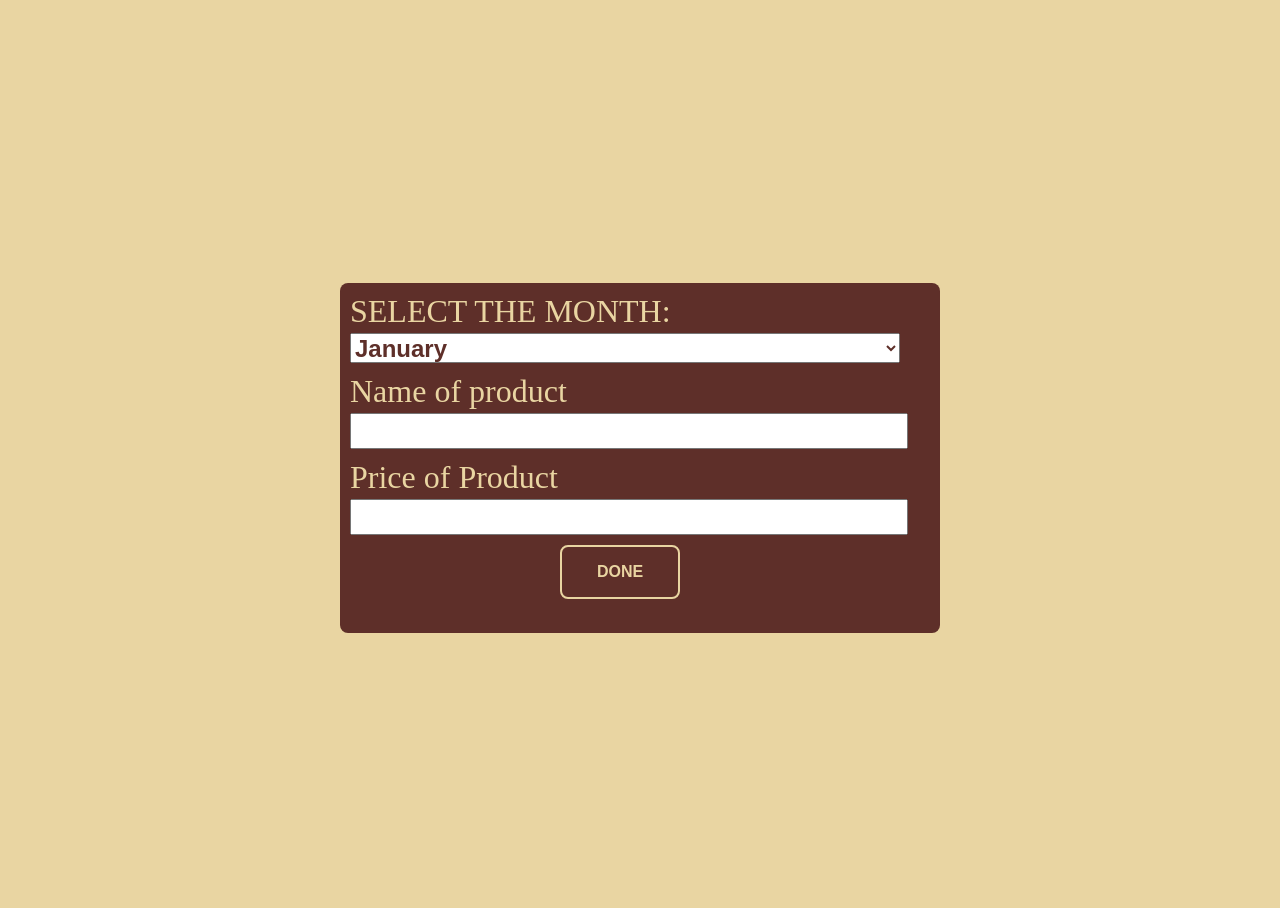
<file: alreadybrought.html>
<!DOCTYPE html>
<html lang="en">

<head>
    <meta charset="UTF-8">
    <meta name="viewport" , content="width=device-width,initial-scale=1">
    <title></title>
    <link rel="stylesheet" href="../css/alreadyboughtcss.css">
    <link rel="preconnect" href="https://fonts.googleapis.com">
<link rel="preconnect" href="https://fonts.gstatic.com" crossorigin>
<link href="https://fonts.googleapis.com/css2?family=BBH+Bartle&family=Baloo+Bhai+2:wght@400..800&family=Playfair+Display:ital,wght@0,400..900;1,400..900&family=Poppins:ital,wght@0,100;0,200;0,300;0,400;0,500;0,600;0,700;0,800;0,900;1,100;1,200;1,300;1,400;1,500;1,600;1,700;1,800;1,900&family=Tagesschrift&display=swap" rel="stylesheet">
</head>
<style>

</style>

<body>
    <div class="content">
        <div class="form" autocomplete="off">
            <label for="productmonth">SELECT THE MONTH: </label>
            <select type="text" name="" id="productmonth">
                <option value="January">January</option>
                <option value="February">February</option>
                <option value="March">March</option>
                <option value="April">April</option>
                <option value="May">May</option>
                <option value="June">June</option>
                <option value="July">July</option>
                <option value="August">August</option>
                <option value="September">September</option>
                <option value="October">October</option>
                <option value="November">November</option>
                <option value="December">December</option>
            </select>
            <label for="nameofproduct">Name of product</label>
            <input id="nameofproduct" autocomplete="off">
            <label for="priceofproduct">Price of Product</label>
            <input type="text" id="priceofproduct">

        </div>
        <button class="btn liquid" id="done">
            <span >DONE</span>
        </button>
    </div>

    <script src="../js/alreadybought.js"></script>
</body>

</html>
</file>
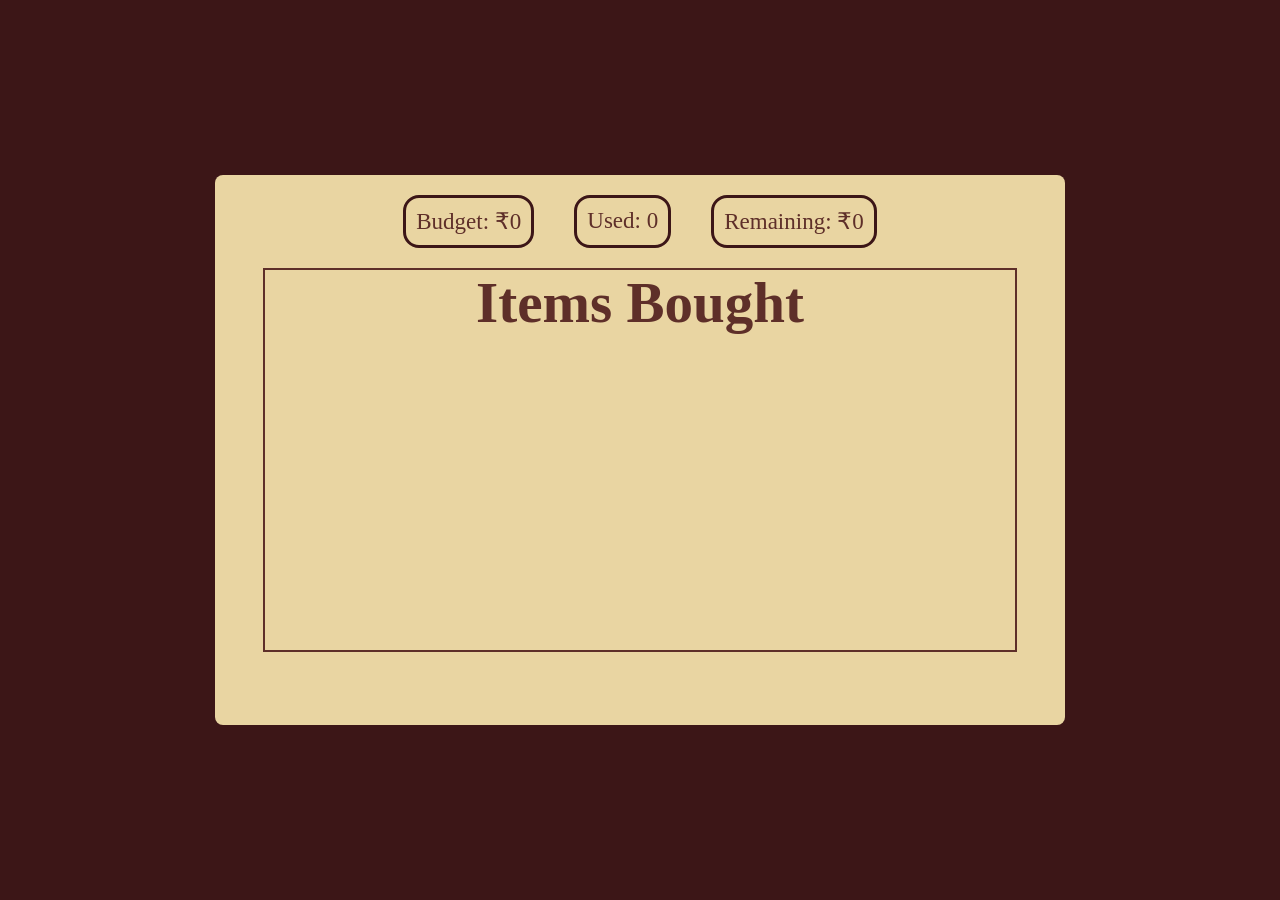
<file: month.html>
<!DOCTYPE html>
<html lang="en">
<head>
  <meta charset="UTF-8">
  <title>Month Details</title>
  <link rel="stylesheet" href="../css/monthcss.css">
</head>
<style>

</style>
<body>
    

    <div class="content">
  <h1 id="monthTitle"></h1>

  <div class="month-summary">
    <p class="month-summary-items" id="month-summmary-budget">Budget: ₹<span id="budget">0</span></p>
    <p class="month-summary-items">Used: <span id="used">0</span></p>
    <p class="month-summary-items">Remaining: <span id="remaining">0</span></p>
  </div>
  <div class="items">
  <div class="itemcard"><h2>Items Bought</h2>
  <ul id="boughtList"></ul>
  </div>
  
</div>
</div>
  <script type="module" src="../js/month.js"></script>
  <script src="../js/budget.js"></script>
</body>
</html>
</file>
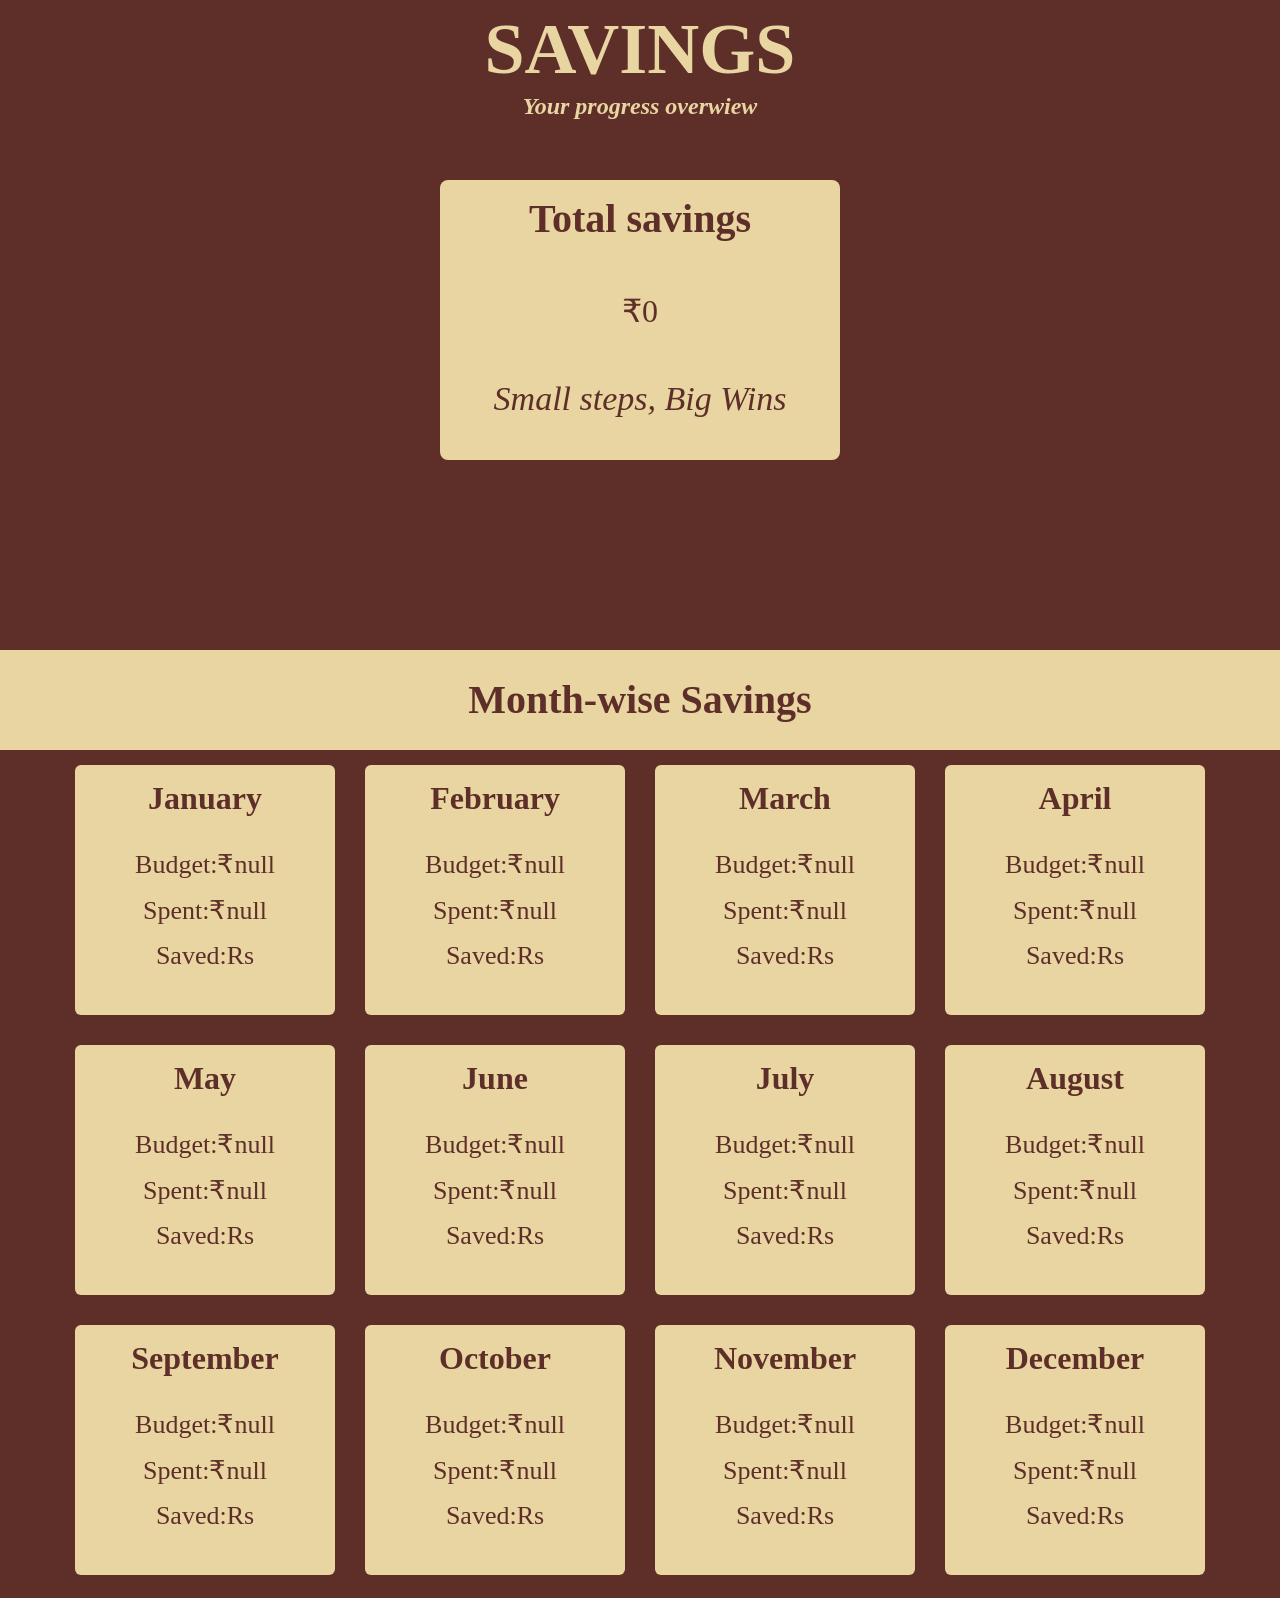
<file: savings.html>
<!DOCTYPE html>
<html lang="en">
    <head>
        <meta charset="UTF-8">
       <meta name="viewport", content="width=device-width,initial-scale=1">
       <title></title>  
       <link rel="stylesheet" href="../css/savingscss.css"> 
    </head>
    <style>

    </style>
    <body>
        <h1>SAVINGS</h1>
        <H2><i>Your progress overwiew</i></H2>
        <div class="content">
            <div class="total">
                <h1 id="totalheading">Total savings</h1>
                <div id="totalsaving">Rs </div>
                <div id="quote"><i>Small steps, Big Wins</i></div>
            </div>
            <div class="month-wise">
                <div class="monthwiseheading">
                    <div>Month-wise Savings</div>
                    
                </div>
                <div class="monthcards">
                <div class="monthcard">
                    <h3>January</h3>
                    <div class="monthbudget">Budget:Rs</div>
                    <div class="monthspent">Spent:Rs</div>
                    <div class="monthsaved">Saved:Rs</div>
                </div>
                <div class="monthcard">
                    <h3>February</h3>
                    <div class="monthbudget">Budget:Rs</div>
                    <div class="monthspent">Spent:Rs</div>
                    <div class="monthsaved">Saved:Rs</div>
                </div>
                <div class="monthcard">
                    <h3>March</h3>
                    <div class="monthbudget">Budget:Rs</div>
                    <div class="monthspent">Spent:Rs</div>
                    <div class="monthsaved">Saved:Rs</div>
                </div>
                <div class="monthcard">
                    <h3>April</h3>
                    <div class="monthbudget">Budget:Rs</div>
                    <div class="monthspent">Spent:Rs</div>
                    <div class="monthsaved">Saved:Rs</div>
                </div>
                <div class="monthcard">
                    <h3>May</h3>
                    <div class="monthbudget">Budget:Rs</div>
                    <div class="monthspent">Spent:Rs</div>
                    <div class="monthsaved">Saved:Rs</div>
                </div>
                <div class="monthcard">
                    <h3>June</h3>
                    <div class="monthbudget">Budget:Rs</div>
                    <div class="monthspent">Spent:Rs</div>
                    <div class="monthsaved">Saved:Rs</div>
                </div>
                <div class="monthcard">
                    <h3>July</h3>
                    <div class="monthbudget">Budget:Rs</div>
                    <div class="monthspent">Spent:Rs</div>
                    <div class="monthsaved">Saved:Rs</div>
                </div>
                <div class="monthcard">
                    <h3>August</h3>
                    <div class="monthbudget">Budget:Rs</div>
                    <div class="monthspent">Spent:Rs</div>
                    <div class="monthsaved">Saved:Rs</div>
                </div>
                <div class="monthcard">
                    <h3>September</h3>
                    <div class="monthbudget">Budget:Rs</div>
                    <div class="monthspent">Spent:Rs</div>
                    <div class="monthsaved">Saved:Rs</div>
                </div>
                <div class="monthcard">
                    <h3>October</h3>
                    <div class="monthbudget">Budget:Rs</div>
                    <div class="monthspent">Spent:Rs</div>
                    <div class="monthsaved">Saved:Rs</div>
                </div>
                <div class="monthcard">
                    <h3>November</h3>
                    <div class="monthbudget">Budget:Rs</div>
                    <div class="monthspent">Spent:Rs</div>
                    <div class="monthsaved">Saved:Rs</div>
                </div>
                <div class="monthcard">
                    <h3>December</h3>
                    <div class="monthbudget">Budget:Rs</div>
                    <div class="monthspent">Spent:Rs</div>
                    <div class="monthsaved">Saved:Rs</div>
                </div>

            </div>
            </div>
        </div>
        <script src="../js/savings.js"></script>
    </body>
</html>
</file>
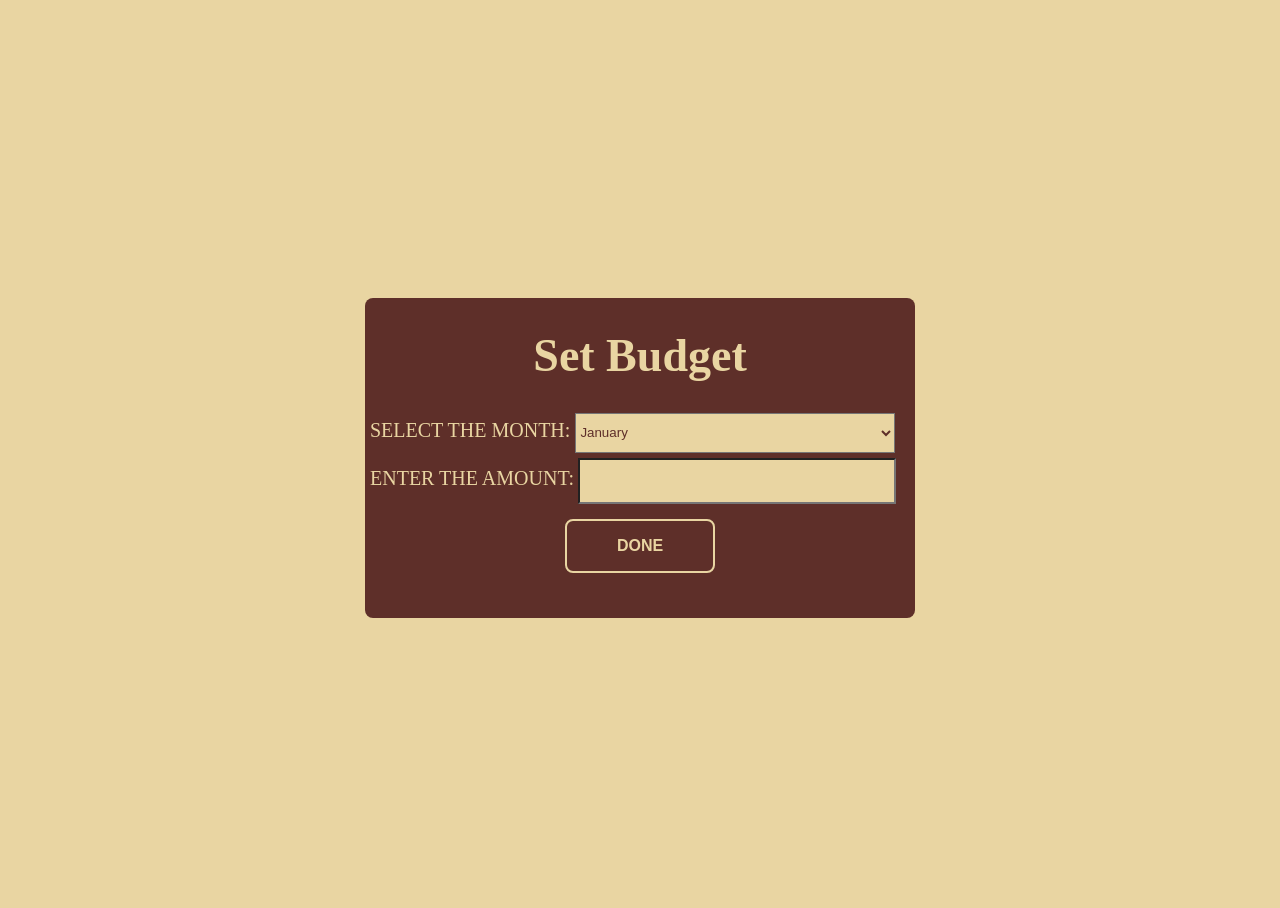
<file: setbudget.html>
<!DOCTYPE html>
<html lang="en">
    <head>
        <meta charset="UTF-8">
       <meta name="viewport", content="width=device-width,initial-scale=1">
       <title></title>  
       <link rel="stylesheet" href="../css/setbudgetcss.css"> 
    </head>
    
    <body>
        <div class="content">
            <h1>Set Budget </h1>
            <label for="budgetmonth">SELECT THE MONTH: </label>
            <select type="text" name="" id="budgetmonth">
                <option value="January">January</option>
                <option value="February">February</option>
                <option value="March">March</option>
                <option value="April">April</option>
                <option value="May">May</option>
                <option value="June">June</option>
                <option value="July">July</option>
                <option value="August">August</option>
                <option value="September">September</option>
                <option value="October">October</option>
                <option value="Novemeber">November</option>
                <option value="December">December</option>
            </select>
            <label for="budgetinput">ENTER THE AMOUNT:</label>
            <input type="number" id="budgetinput" autocomplete="off">
            <button class="btn liquid" id="setbudgetdone">
            <span>DONE</span>
        </button>
        </div>
        <script src="../js/budget.js"></script>
    </body>
</html>
</file>
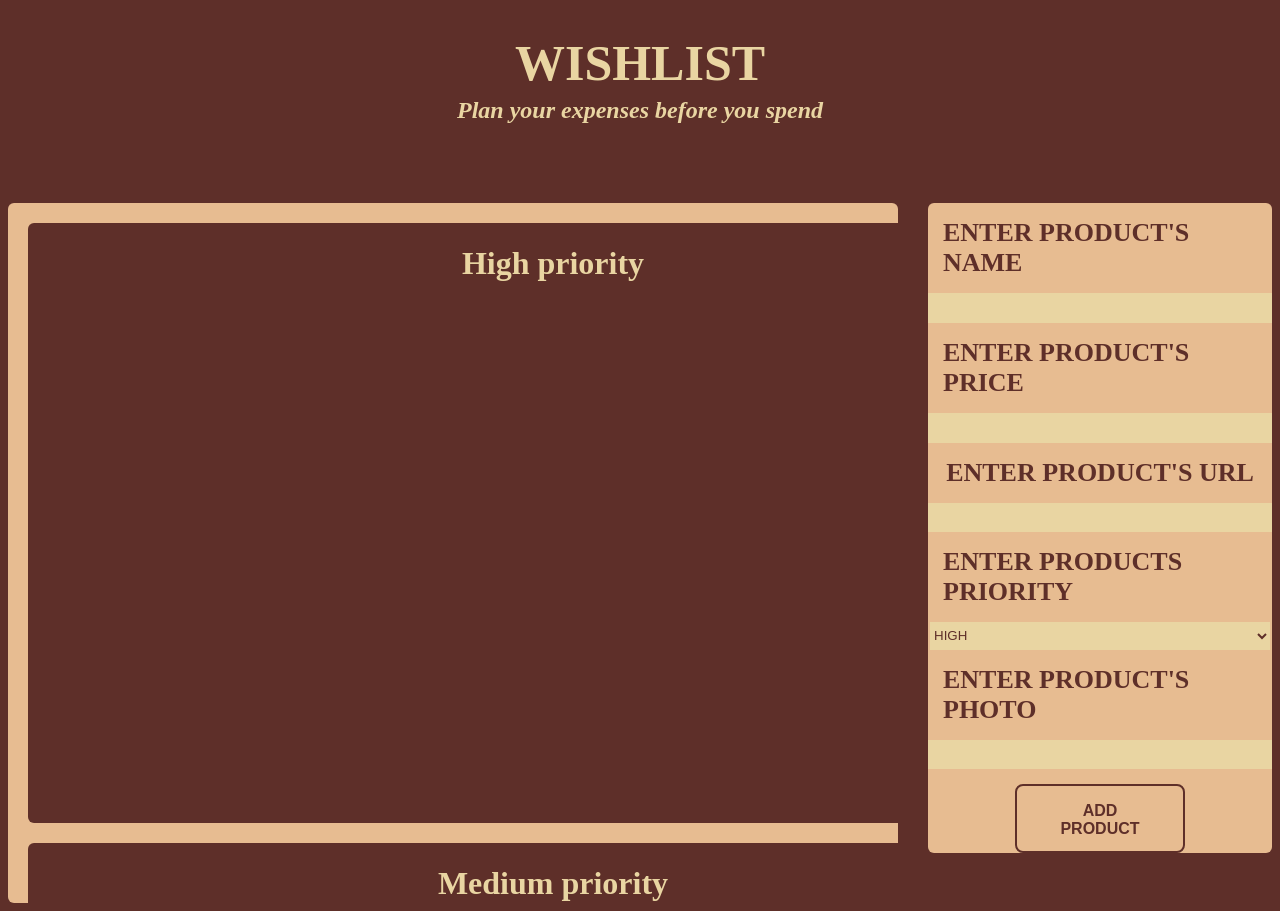
<file: wishlist.html>
<!DOCTYPE html>
<html lang="en">

<head>
    <meta charset="UTF-8">
    <meta name="viewport" , content="width=device-width,initial-scale=1">
    <title></title>
    <link rel="stylesheet" href="../css/wishlistcss.css">
</head>
<style>


</style>

<body>
    <h1>WISHLIST</h1>
    <h2> <i>Plan your expenses before you spend</i></h2>
    <div class="content">
        <div class="wishlistplan">
            <div class="priority highpriority">
                <h1 class="priority-heading">High priority</h1>
                <div class="productrow"></div>
            </div>

    
        <div class="priority mediumpriority">
            <h1 class="priority-heading">Medium priority</h1>
            <div class="productrow"></div>
        </div>
        <div class="priority lowpriority">
            <h1 class="priority-heading">Low priority</h1>
            <div class="productrow"></div>
        </div>

    </div>
    <div class="userinput">

        <label for="productname">ENTER PRODUCT'S NAME</label>
        <INPUT id="productname" autocomplete="off"></INPUT>
        <label for="productprice">ENTER PRODUCT'S PRICE</label>
        <INPUT id="productprice" autocomplete="off"></INPUT>
        <label for="producturl">ENTER PRODUCT'S URL</label>
        <INPUT id="producturl" autocomplete="off"></INPUT>
        <label for="productpriority" autocomplete="off">ENTER PRODUCTS PRIORITY</label>
        <select name="" id="productpriority" aria-placeholder="weghrvh">

            <option value="high">HIGH</option>
            <option value="medium">MEDIUM</option>
            <option value="low">LOW</option>
        </select>
        <label for="productphoto">ENTER PRODUCT'S PHOTO</label>
        <INPUT id="productphoto" autocomplete="off"></INPUT>
        <button type="button" class="btn liquid" id="addproductbtn">
            ADD PRODUCT
        </button>

    </div>
    </div>
    <script src="../js/wishlist.js"></script>
</body>

</html>
</file>
<file: css/alreadyboughtcss.css>
body {
        background-color: #E9D5A2;
        display: flex;
        justify-content: center;
        align-items: center;
    }

    body,
    html {
        height: 100%;
    }

    .content {
        background-color: #5E2F29;
        height: 350px;
        width: 600px;
        border-radius: 8px;
        display: flex;
        flex-direction: column;
    }

    .form {
        display: flex;
        flex-direction: column;
    }

    input,
    label,
    select {
        color: #E9D5A2;
        height: 30px;
        margin-top: 10px;
        font-size: 32px;
        margin-left: 10px;
        width: 550px;
    }

    select {
        color: #5E2F29;
        font-size: 24px;
        font-weight: bold;
        
    }

    input {
        color: #5E2F29;
        font-size: 26px;
         
  
    }

    .btn {
        position: relative;
        padding: 1rem 2rem;
        font-size: 1rem;
        font-weight: 600;
        color: #E9D5A2;
        background: none;
        border: 2px solid #E9D5A2;
        border-radius: 8px;
        cursor: pointer;
        overflow: hidden;
        transition: all 0.3s ease;
        width: 120px;
        margin-top: 10px;
        margin-left: 220px;
    }

    .liquid {
        background: linear-gradient(#E9D5A2 0 0) no-repeat calc(200% - var(--p, 0%)) 100% / 200% var(--p, 0.2em);
        transition: 0.3s var(--t, 0s),
            background-position 0.3s calc(0.3s - var(--t, 0s));
    }

    .liquid:hover {
        --p: 100%;
        --t: 0.3s;
        color: #5E2F29;
    }
</file>
<file: css/monthcss.css>
*{
        margin: 0;
        padding: 0%;
    }
    body{
        background-color: #3c1617;
        display: flex;
        align-items: center;
        justify-content: center;
        height: 100%;
    }
    html{
        height: 100%;
    }
    .content{
        width: 850px;
        height: 550px;
        display: flex;
        flex-direction: column;
        align-items: center;
        color:#5E2F29;
        background-color: #E9D5A2;
        border-radius: 8px ;
    }
    .items{
        display: flex;
        gap:20px;
    }
    .month-summary{
        display: flex;
    }
    .month-summary-items{
        margin:20px;
        padding:10px;
        font-size: 23px;
        border-radius: 16px;
        border: solid #3c1617;
        }
    .itemcard{
        border: 2px solid;
        height: 380px;
        width: 750px;
        text-align: center;
        overflow: auto;
        font-size: 38px;
        overflow: scroll;
        scrollbar-width: none;
        
    }
    ul{
        list-style-type: disc;
  padding-left: 40px;
    }
    li{
        font-size: 28px;
        text-align: left;
        list-style-type: disc;
        margin-left: 5px;
        
    }
</file>
<file: css/savingscss.css>
body{
            background-color: #5E2F29;
        }
        h1{
            color: #E9D5A2;
            text-align: center;
            margin: 0px;
            font-size: 72px;
        }
        h2{
            color: #E9D5A2;
            text-align: center;
            margin-top: 2px;
        }
        .content{
            display: flex;
            align-items: center;
            justify-content: center;
            flex-direction: column;
        }
        .total{
            background-color: #E9D5A2;
            height: 280px;
            width: 400px;
            margin-top: 40px;
            border-radius: 8px;
            display: flex;
            flex-direction: column;
            align-items: center;
            
        }
        #totalheading{
            color: #5E2F29;
            font-size: 40px;
            margin-top: 15px;
            
        }
        #totalsaving{
            margin-top: 50px;
            font-size: 32px;
            color: #5E2F29;

        }
        #quote{
            margin-top: 50px;
            color: #5E2F29;
            font-size: 34px;
        }
        .month-wise{
            margin-top: 190px;
            
        }
        .monthwiseheading{
            background-color: #E9D5A2;
            width: 100vw;
            height: 100px;
            text-align: center;
            color: #5E2F29;
            display: flex;
            justify-content: center;
            align-items: center;
            font-size: 40px;
            font-weight: bold;
        }
        .monthcards{
            display: flex;
            flex-wrap: wrap;
            justify-content: center;
        }





        .monthcard{
            background-color: #E9D5A2;
            height: 250px;
            width: 260px;
            margin: 15px;
            border-radius: 6px;
            
        }
        h3,.monthbudget,.monthspent,.monthsaved{
            color: #5E2F29;
        }
        h3{
            font-size: 32px;
            text-align: center;
            margin-top: 15px;
        }
        .monthbudget,.monthspent,.monthsaved{
            font-size: 26px;
            text-align: center;
            margin: 15px;
        }
</file>
<file: css/setbudgetcss.css>
body{   
             background-color: #E9D5A2;
            height: 100%;
            display: flex;
            justify-content: center;
            align-items: center;  
        }
        html{
            height: 100%;
        }
        .content{
            background-color: #5E2F29;
            height: 320px;
            width: 550px;
            color:#E9D5A2;
            border-radius: 8px;
            
        }
        h1{
            text-align: center;
            font-size: 46px;
        }
        select,input{
            width: 320PX;
            height: 40px;
            background-color: #E9D5A2;
            color: #5E2F29;
        }
        label{
            font-size:20px;
            margin-left: 5px;
        }
        #budgetinput{
            width: 310px;
            margin-top: 5px;
        }
        .done{
            margin-top: 20px;
            padding: 15px;
            margin-left: 150px;
            width: 250px;
            background-color: #E9D5A2;
            color: #5E2F29;
            font-size: 23px;
            font-weight: bold;
            border-radius: 8px;
        }
         .btn {
        position: relative;
        padding: 1rem 2rem;
        font-size: 1rem;
        font-weight: 600;
        color: #E9D5A2;
        background: none;
        border: 2px solid #E9D5A2;
        border-radius: 8px;
        cursor: pointer;
        overflow: hidden;
        transition: all 0.3s ease;
        width: 150px;
        margin-top: 15px;
        margin-left: 200px;
    }

    .liquid {
        background: linear-gradient(#E9D5A2 0 0) no-repeat calc(200% - var(--p, 0%)) 100% / 200% var(--p, 0.2em);
        transition: 0.3s var(--t, 0s),
            background-position 0.3s calc(0.3s - var(--t, 0s));
    }

    .liquid:hover {
        --p: 100%;
        --t: 0.3s;
        color: #5E2F29;
    }
</file>
<file: css/wishlistcss.css>
body{
            background-color: #5E2F29;
        }
        h1{
            text-align: center;
            font-size: 50px;
            margin-bottom: 0px;
            color: #E9D5A2;
        }
        h2{
            text-align: center;
            margin-top: 5px;
            color: #E9D5A2;
            text-decoration: ;
        }
        h3{
            text-align: center;
            font-size: 26px;
            color: #E9D5A2;
        }
        .content{
            display: flex;
            
        }
        .wishlistplan{
            width: 1200px;
            border-radius: 6PX;
            height: 700px;
            margin-top: 60px;
            background-color: #E7BC91;
            overflow: auto;
            scrollbar-width: none;
            
        }
          .priority{
        width: 1050px;
        border-radius: 6px;
        height: 600px;
        margin: 20px;
        background-color: #5E2F29;
        overflow: scroll;
        scrollbar-width: none;
        display: flex;
        flex-direction: column;
    }
    .productrow{
        display: flex;
        flex-direction: row;
        gap: 15px;
        flex-wrap: wrap;
    }

        .userinput{
            
            width: 400px;
            height: 650px;
            margin-top: 60px;
            margin-left: 30px;
            background-color: #E7BC91;
            border-radius: 6px;
            display: flex;
            flex-direction: column;
            align-items:  center;
        }
        label{
            font-size: 26px;
            margin: 15px;
            color: #5E2F29;
            font-weight: bold;
        }
        input,select{
            width: 340px;
            height: 30px;
            background-color: #E9D5A2;
            border: none;
            color: #5E2F29;
        }
        .btn {
        position: relative;
        padding: 1rem 2rem;
        font-size: 1rem;
        font-weight: 600;
        color: #5E2F29;
        background: none;
        border: 2px solid #5E2F29;
        border-radius: 8px;
        cursor: pointer;
        overflow: hidden;
        transition: all 0.3s ease;
        width: 170px;
        margin-top: 15px;
        margin-left: 0px;
    }
  
    .liquid {
        background: linear-gradient(#5E2F29 0 0) no-repeat calc(200% - var(--p, 0%)) 100% / 200% var(--p, 0.2em);
        transition: 0.3s var(--t, 0s),
            background-position 0.3s calc(0.3s - var(--t, 0s));
    }

    .liquid:hover {
        --p: 100%;
        --t: 0.3s;
        color:#E9D5A2 ;
    }
    .priority-heading{
        font-size: 32px;
    }
    .productcard{
        background-color: #E7BC91;
        height: 410px;
        width: 300px;
        margin: 10px;
        border-radius: 6px;
    }
    img{
        height: 200px;
        width: 260px;
        margin: 20px;
        margin-bottom: 0px;
    }
    .btn2{
        background-color: #5E2F29;
        color: #E9D5A2;
        width: 260px;
        margin-left: 20px;
        margin-bottom: 10px;
        height: 35px;
        border-radius: 8px;
        cursor: pointer;
        font-size: 20px;
        font-weight: bold;
        font-family: Arial, Helvetica, sans-serif;
    }
    .productname,.productprice{
        color: #5E2F29;

    }
    .productname{
        float: left;
        margin-left: 20px;
        margin-top: 5px;
    }
    .productprice{
        float: right;
        margin-right: 20px;
        margin-top: 5px;
    }
</file>
